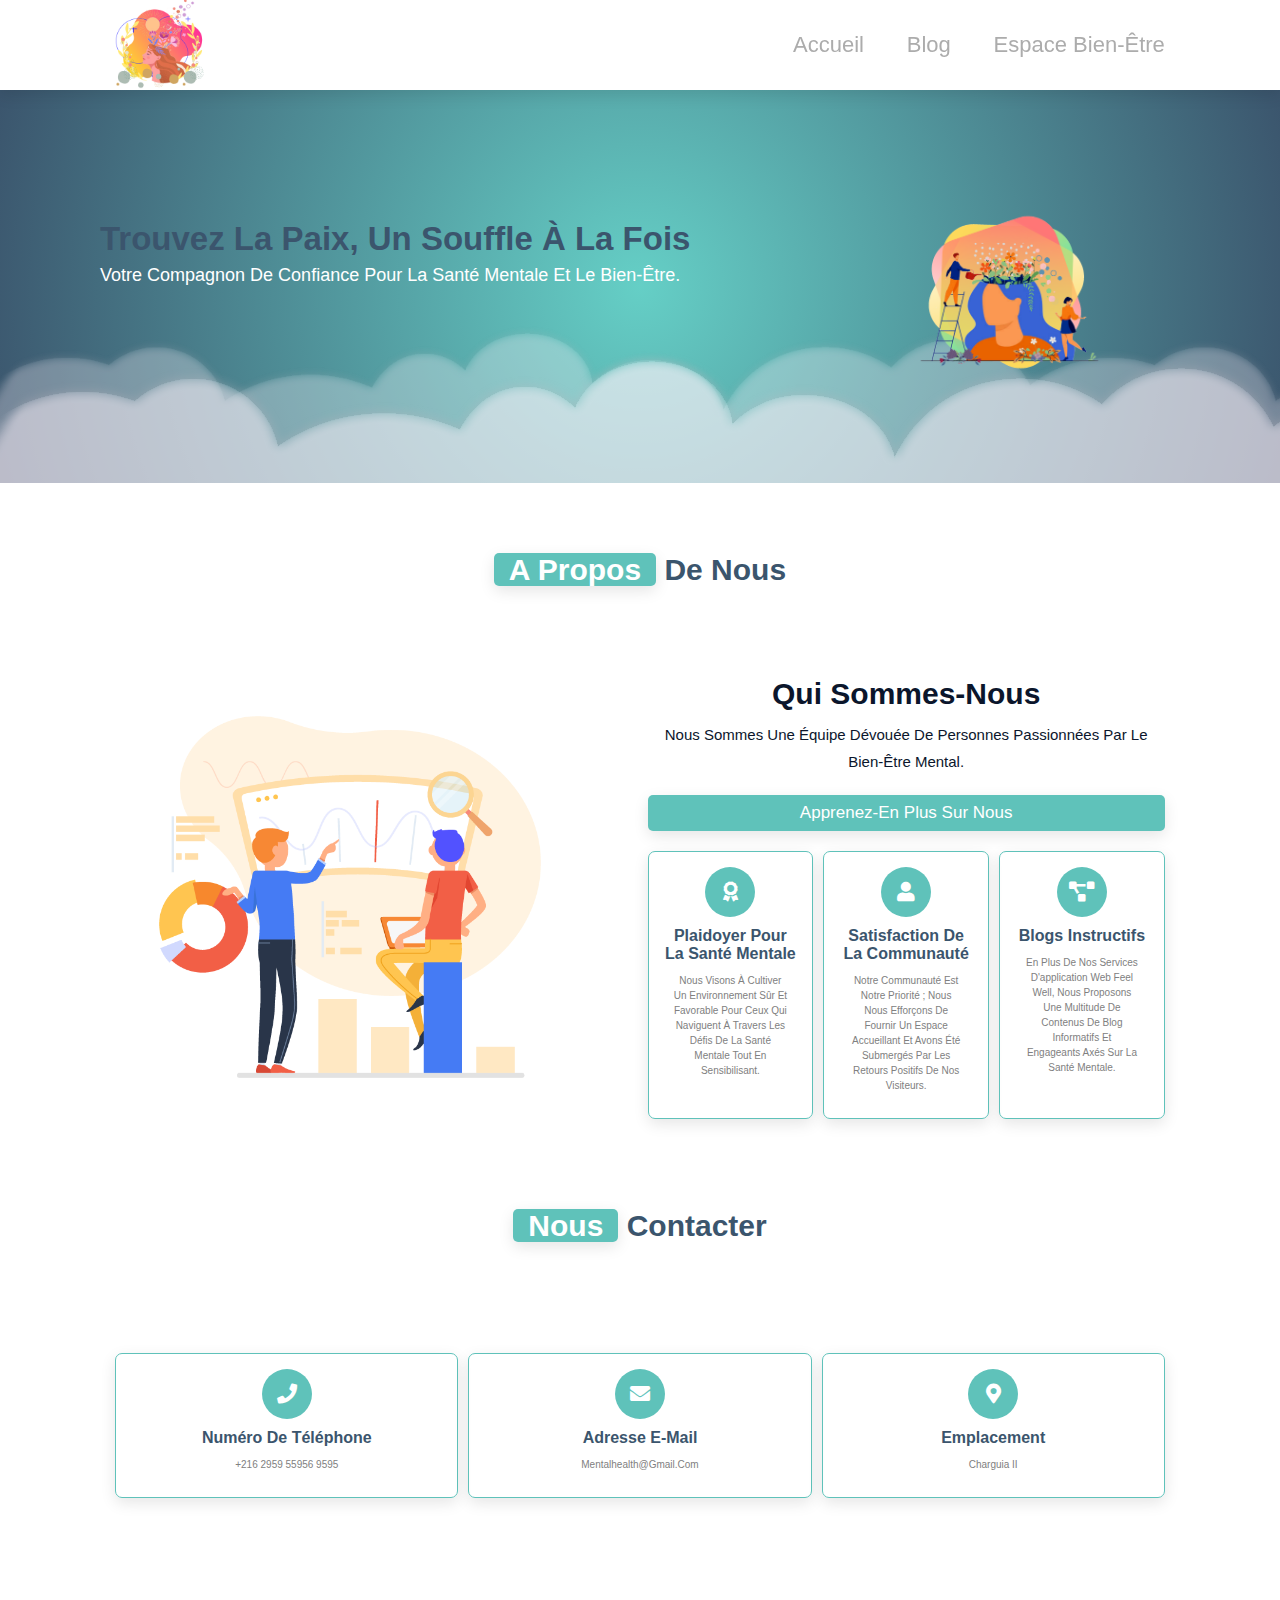
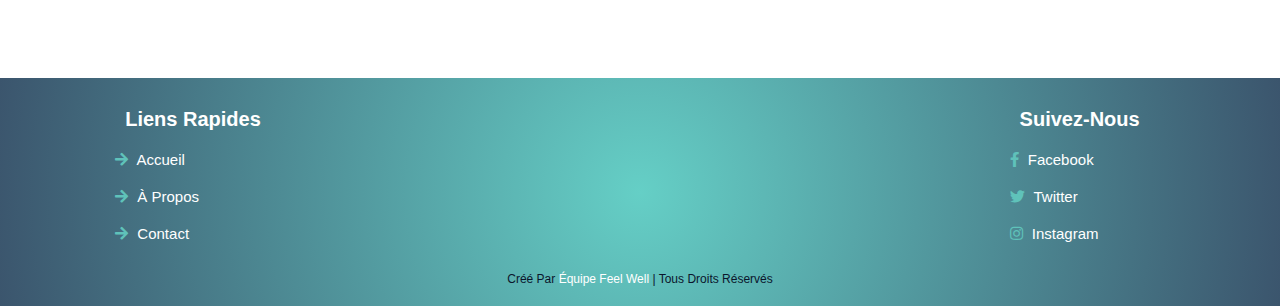
<file: index.html>
<!DOCTYPE html>
<html lang="fr">
<head>
    <meta charset="UTF-8">
    <meta name="viewport" content="width=device-width, initial-scale=1.0">
    <title>MentalRock</title>
    <link rel="stylesheet" href="https://cdnjs.cloudflare.com/ajax/libs/font-awesome/5.15.4/css/all.min.css">
    <link rel="stylesheet" href="css/styles.css">
</head>
<body>
    <header class="header" id="header">
    
        <a href="index.html" class="logo"><img src="images/logo.png" width="90px" alt="Logo de MentalRock"></a>
    
        <nav class="navbar">
            <a href="index.html">Accueil</a>
            <a href="blog.html">Blog</a>
            <a href="happyspace.html">Espace Bien-être</a>
    
        </nav>
    
        <div id="menu-btn" class="fas fa-bars"></div>
    
    </header>


    <section class="home" id="home">
        <div class="content">
            <h2>Trouvez la paix, un souffle à la fois</h2>
            <p>Votre compagnon de confiance pour la santé mentale et le bien-être.</p>
        </div>
        <div class="cloud cloud-1"></div>
        <div class="cloud cloud-2"></div>
        <div class="image">
            <img src="images/welcome.png" alt="Bienvenue chez MentalRock">
        </div>
    </section>

        
<section class="about" id="about">

    <h1 class="heading"> <span>A propos</span>  de nous </h1>
    
    <div class="row">

        <div class="image">
            <img src="images/about-img.png" alt="Équipe de MentalRock" >
        </div>

        <div class="content" >
            <h2 class="title">Qui sommes-nous</h2>
            <p>Nous sommes une équipe dévouée de personnes passionnées par le bien-être mental.</p>
            <a href="Moreaboutus.html" class="btn">Apprenez-en plus sur nous</a>
            <div class="icons-container">
                <div class="icons">
                    <a href="happyspace.html"><i class="fas fa-award"></i></a>
                    <h3>Plaidoyer pour la santé mentale</h3>
                    <p>Nous visons à cultiver un environnement sûr et favorable pour ceux qui naviguent à travers les défis de la santé mentale tout en sensibilisant.</p>
                </div>
                <div class="icons">
                    <a href="blog.html"><i class="fas fa-user"></i></a>
                    <h3>Satisfaction de la communauté</h3>
                    <p>Notre communauté est notre priorité ; nous nous efforçons de fournir un espace accueillant et avons été submergés par les retours positifs de nos visiteurs.</p>
                </div>
                <div class="icons">
                    <a href="blog.html"><i class="fas fa-project-diagram"></i></a>
                    <h3>Blogs instructifs</h3>
                    <p>En plus de nos services d'application Web Feel Well, nous proposons une multitude de contenus de blog informatifs et engageants axés sur la santé mentale.</p>
                </div>
            </div>
        </div>

    </div>

</section>
<section class="about" id="contact">

    <h1 class="heading"> <span>Nous</span> contacter </h1>
    
    <div class="row">

        <div class="content">
            <div class="icons-container" >
                <div class="icons" >
                    <a ><i class="fas fa-phone"></i></a>
                    <h3>Numéro de téléphone</h3>
                    <p>+216 2959 55956 9595</p>
                </div>
                <div class="icons">
                    <a ><i class="fas fa-envelope"></i></a>
                    <h3>Adresse e-mail</h3>
                    <p>mentalhealth@gmail.com</p>
                </div>
                <div class="icons">
                    <a ><i class="fas fa-map-marker-alt"></i></a>
                    <h3>Emplacement</h3>
                    <p>Charguia II</p>
                </div>
            </div>
        </div>

    </div>

</section>

<section class="footer">

    <div class="box-container">
        

        <div class="box" style="padding-left: 0%;">
            <h3>Liens rapides</h3>
            <a href="#home"> <i class="fas fa-arrow-right"></i> Accueil </a>
            <a href="#about"> <i class="fas fa-arrow-right"></i> À propos </a>
            <a href="#contact"> <i class="fas fa-arrow-right"></i> Contact </a>
        </div>

        <div class="box" style="padding-left: 70%;">
            <h3>Suivez-nous</h3>
            <a href="#"> <i class="fab fa-facebook-f"></i> Facebook </a>
            <a href="#"> <i class="fab fa-twitter"></i> Twitter </a>
            <a href="#"> <i class="fab fa-instagram"></i> Instagram </a>
        </div>

    </div>

    <div class="credit">Créé par <span>Équipe Feel Well</span> | Tous droits réservés</div>

</section>


<script src="js/script.js"></script>

</body>
</html>
</file>
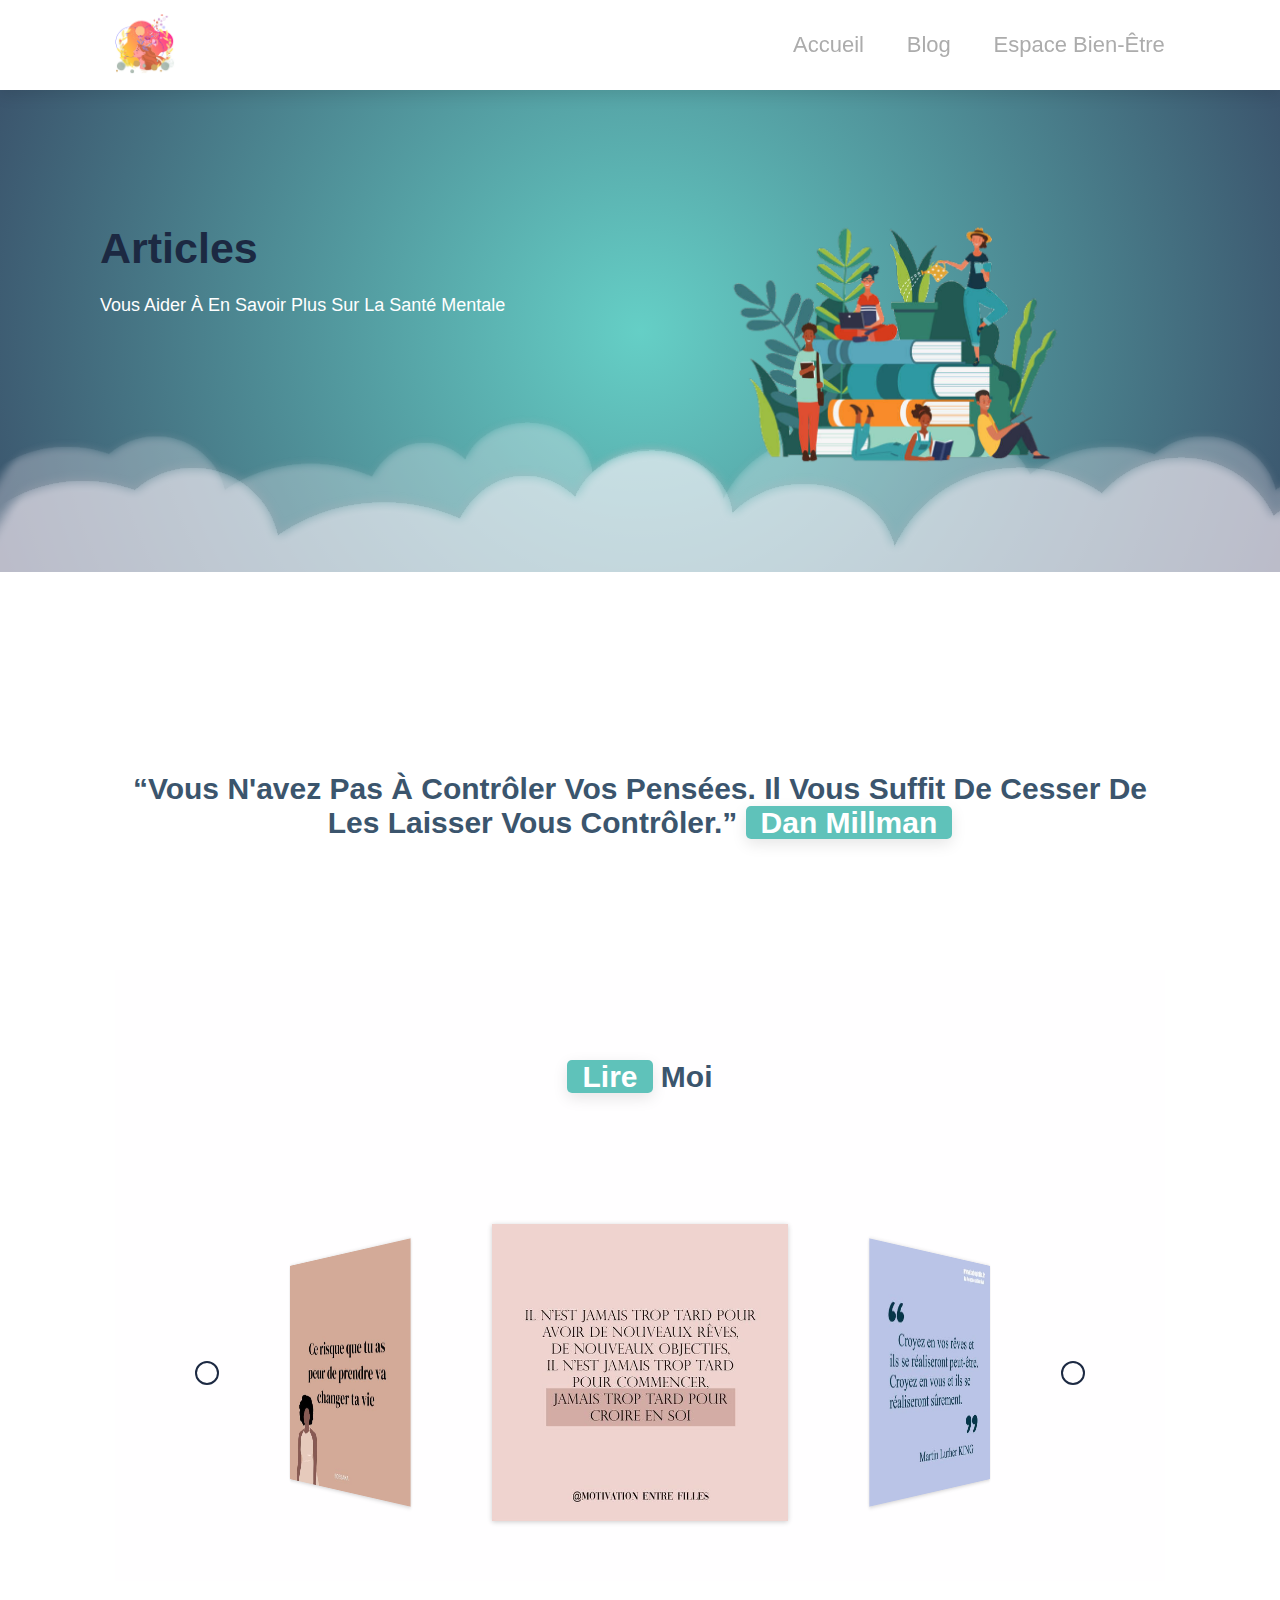
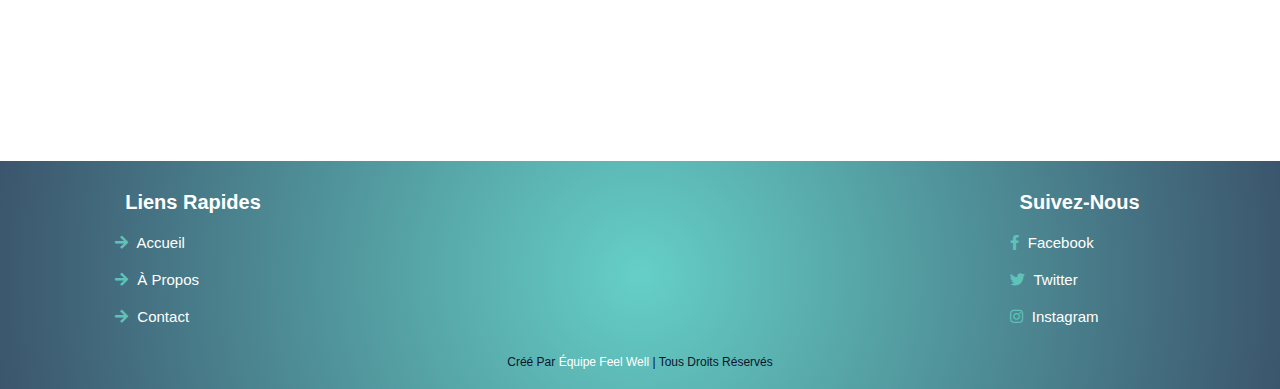
<file: blog.html>
<!DOCTYPE html>
<html lang="fr">
<head>
    <meta charset="UTF-8">
    <meta http-equiv="X-UA-Compatible" content="IE=edge">
    <meta name="viewport" content="width=device-width, initial-scale=1.0">
    <title>Articles Feel Well</title>

    <link rel="stylesheet" href="https://cdnjs.cloudflare.com/ajax/libs/font-awesome/5.15.4/css/all.min.css">
    <link href="css/styles.css" rel="stylesheet">
    <link href="css/blog.css" rel="stylesheet">
</head>
<body>
    <header class="header">
        <a href="index.html" class="logo"><img src="images/logo.png" width="60" alt="Logo"></a>
        <nav class="navbar">
            <a href="index.html">Accueil</a>
            <a href="blog.html">Blog</a>
            <a href="happyspace.html">Espace Bien-être</a>
        </nav>
        <div id="menu-btn" class="fas fa-bars"></div>
    </header>

    <section class="home" id="home">
        <div class="content">
            <h3>Articles</h3>
            <p>Vous aider à en savoir plus sur la santé mentale</p>
        </div>
        <div class="cloud cloud-1"></div>
        <div class="cloud cloud-2"></div>
        <div class="image">
            <img src="images/blog.png" alt="Image de l'article">
        </div>
    </section>

    <section class="quotes">
        <div class="write">
            <h3 class="heading">“Vous n'avez pas à contrôler vos pensées. Il vous suffit de cesser de les laisser vous contrôler.” <span >Dan Millman</span></h3>
        </div>
    </section>

    <section class="blog">
        <div class="wrapper">
            <div class="top-title">
                <h4 class="heading"><span>Lire</span> Moi</h4>
            </div>
            <div class="slider-wrapper">
                <div id="button-left" class="button no-select"><i class="material-icons"></i></div>
                <div class="slider">
                    <img src="images/1.jpg" width="320" height="568" onclick="window.open('https://www.emotions360.com/post/lacher-prise-des-choses-hors-de-mon-controle', '_blank')" />
                    <img src="images/2.jpg" width="320" height="568" onclick="window.open('https://effet-a.com/conseils/5-questions-pour-surmonter-la-peur-de-prendre-des-risques/', '_blank')" /> 
                    <img src="images/3.jpg" width="320" height="568" onclick="window.open('https://www.francebleu.fr/emissions/c-est-la-vie/il-n-est-jamais-trop-tard-pour-realiser-ses-reves-7432655', '_blank')" />
                    <img src="images/4.jpg" width="320" height="568" onclick="window.open('https://www.outrospection.lu/blog/citations/citation-29/', '_blank')" />
                    <img src="images/5.jpg" width="320" height="568" onclick="window.open('https://www.dicocitations.com/citation.php?mot=le_temps_perdu_ne_se_rattrape_jamais', '_blank')" /> 
                </div>
                
                
                <div id="button-right" class="button no-select"><i class="material-icons"></i></div>
            </div>
        </div>
    </section>

    <section class="footer">

        <div class="box-container">
            
    
            <div class="box" style="padding-left: 0%;">
                <h3>Liens rapides</h3>
                <a href="#home"> <i class="fas fa-arrow-right"></i> accueil </a>
                <a href="index.html#about"> <i class="fas fa-arrow-right"></i> à propos </a>
                <a href="index.html#contact"> <i class="fas fa-arrow-right"></i> contact </a>
            </div>
    
            <div class="box" style="padding-left: 70%;">
                <h3>Suivez-nous</h3>
                <a href="#"> <i class="fab fa-facebook-f"></i> facebook </a>
                <a href="#"> <i class="fab fa-twitter"></i> twitter </a>
                <a href="#"> <i class="fab fa-instagram"></i> instagram </a>
            </div>
    
        </div>
    
        <div class="credit">Créé par <span>Équipe Feel Well 
            </span> | Tous droits réservés</div>
    
    </section>
   

    <script src="js/script.js"></script>
    <script src="https://ajax.googleapis.com/ajax/libs/jquery/2.2.4/jquery.min.js"></script>
    <script>window.jQuery || document.write('<script src="assets/js/vendor/jquery-2.2.4.min.js"><\/script>')</script>
    <script src="js/script.js"></script>
    <script src="js/blogs.js"></script>

</body>
</html>
</file>
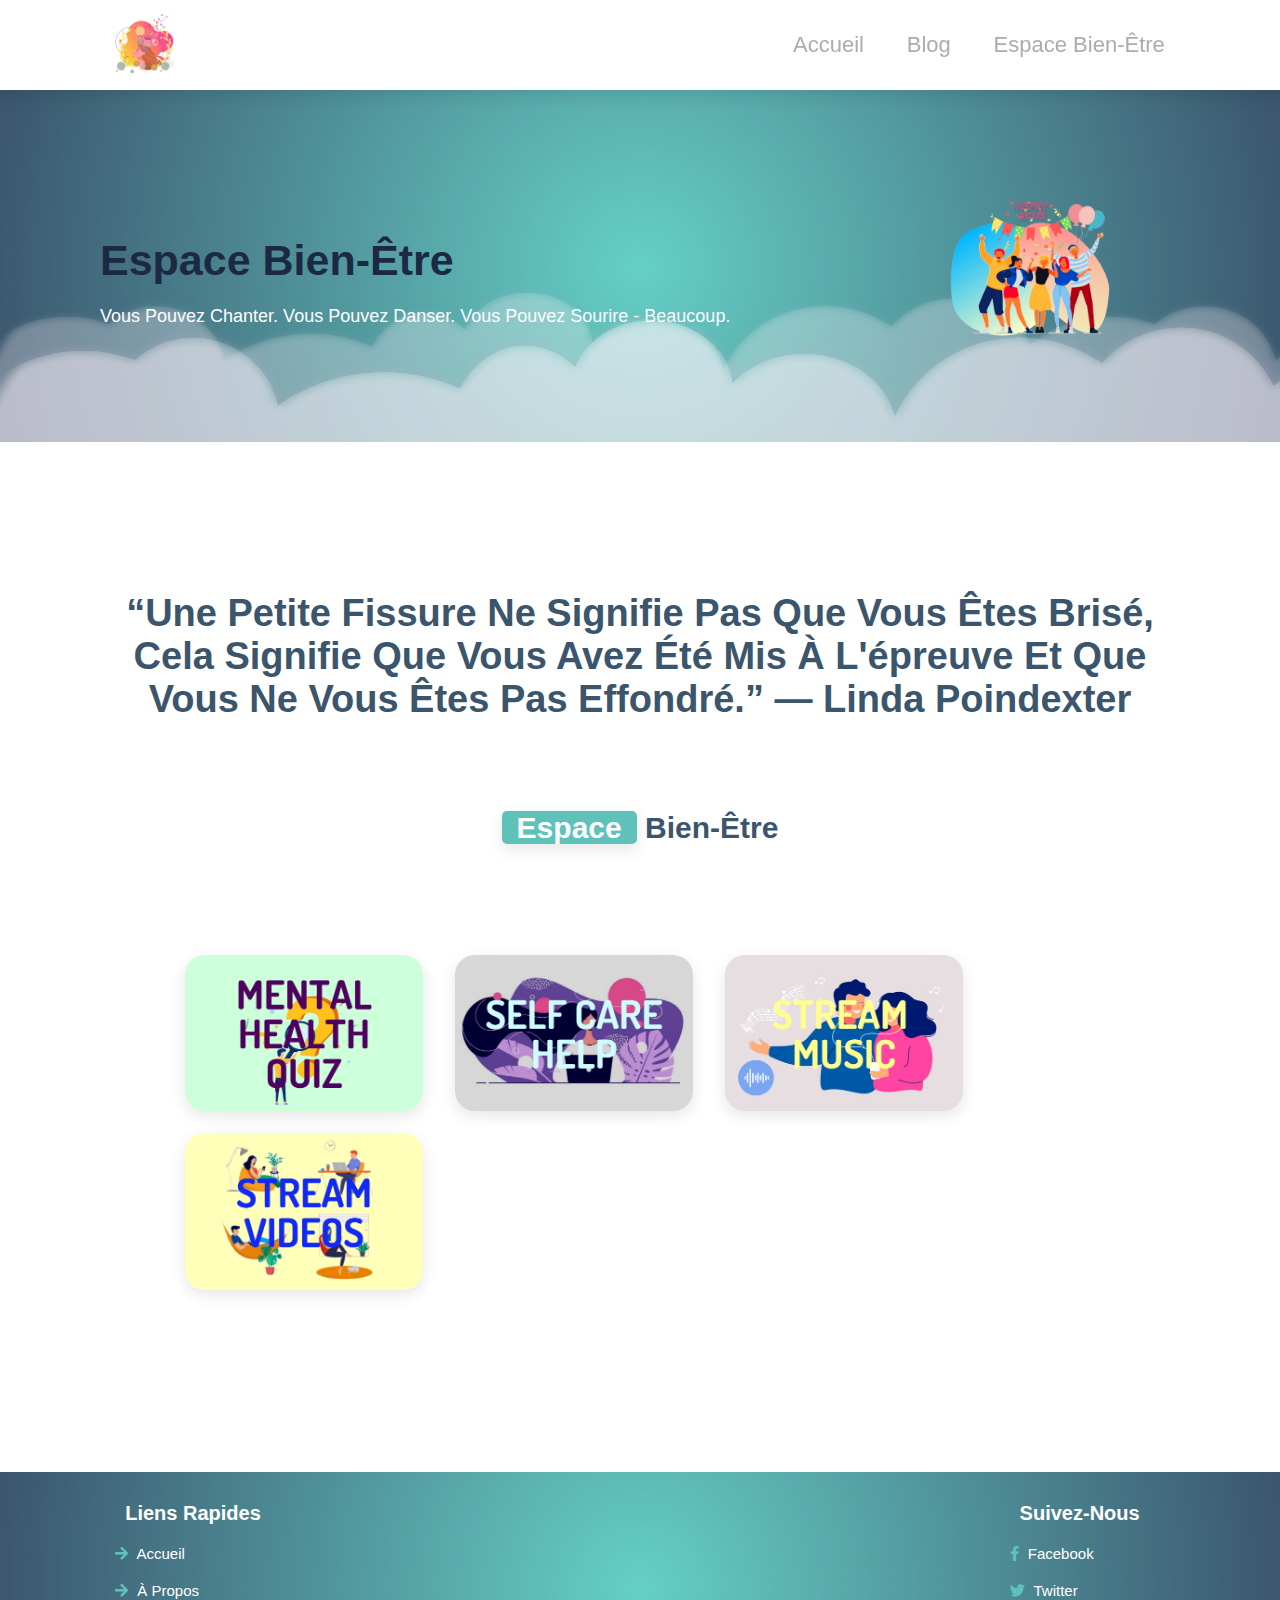
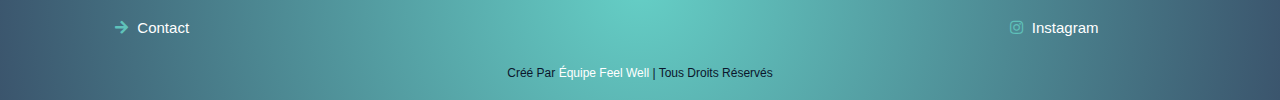
<file: happyspace.html>
<!DOCTYPE html>
<html lang="fr">
<head>
    <meta charset="UTF-8">
    <meta http-equiv="X-UA-Compatible" content="IE=edge">
    <meta name="viewport" content="width=device-width, initial-scale=1.0">
    <title>Articles Feel Well</title>
   
    <link rel="stylesheet" href="https://cdnjs.cloudflare.com/ajax/libs/font-awesome/5.15.4/css/all.min.css">
    <link rel="preconnect" href="https://fonts.googleapis.com">
    <link rel="preconnect" href="https://fonts.gstatic.com" crossorigin>
    <link href="https://fonts.googleapis.com/css2?family=Merriweather:ital,wght@0,300;0,400;0,700;0,900;1,300;1,400;1,700;1,900&display=swap" rel="stylesheet">
    <link href="css/styles.css" rel="stylesheet">

</head>
<body>
    <header class="header">
    
        <a href="index.html" class="logo"><img src="images/logo.png" width= 60px></a>
    
        <nav class="navbar">
            <a href="index.html">accueil</a>
            <a href="blog.html">blog</a>
            <a href="happyspace.html">Espace Bien-être</a>
        </nav>
    
        <div id="menu-btn" class="fas fa-bars"></div>
    
    </header>

    <section class="home" id="home">

        <div class="content">
            <h3>Espace Bien-être</h3>
            <p>Vous pouvez chanter. Vous pouvez danser. Vous pouvez sourire - beaucoup.</p>
        </div>
            </div>
            <div class="cloud cloud-1"></div>
            <div class="cloud cloud-2"></div>
            <div class="image">
                <img src="images/happy home.png" alt="">
            </div>
        
    
    </section>

    <section class="quotes" >

        <div class="write">
            <h1>“Une petite fissure ne signifie pas que vous êtes brisé, cela signifie que vous avez été mis à l'épreuve et que vous ne vous êtes pas effondré.” —<span class="p-colour"> Linda Poindexter</span> </h1>
        </div>
    </section>

    <section class="space" id="space">

        <h1 class="heading"> <span>Espace</span> Bien-être </h1>
    
        <div class="icons-container">
            <div class="icons">
                <a  href="quiz.html"><img src="images/quiz-img.png" alt="" ></a>
            </div>
            <div class="icons">
                <a  href="self-quiz.html"><img src="images/self-img.png" alt="" ></a>
            </div>
            <div class="icons">
                <a  href="music.html"><img src="images/music-img.png" alt="" ></a>
            </div>
            <div class="icons">
                <a  href="video.html"><img src="images/video-img.png" alt="" ></a>
            </div>
        </div>
    
    
    </section>

    <section class="footer">

        <div class="box-container">
            
    
            <div class="box" style="padding-left: 0%;">
                <h3>Liens rapides</h3>
                <a href="#home"> <i class="fas fa-arrow-right"></i> accueil </a>
                <a href="index.html#about"> <i class="fas fa-arrow-right"></i> à propos </a>
                 <a href="index.html#contact"> <i class="fas fa-arrow-right"></i> contact </a>
            </div>
    
            <div class="box" style="padding-left: 70%;">
                <h3>Suivez-nous</h3>
                <a href="#"> <i class="fab fa-facebook-f"></i> facebook </a>
                <a href="#"> <i class="fab fa-twitter"></i> twitter </a>
                <a href="#"> <i class="fab fa-instagram"></i> instagram </a>
            </div>
    
        </div>
    
        <div class="credit">Créé par <span>Équipe Feel Well 
            </span> | Tous droits réservés</div>
    
    </section>


    <script src="js/script.js"></script>

</body>
</html>
</file>
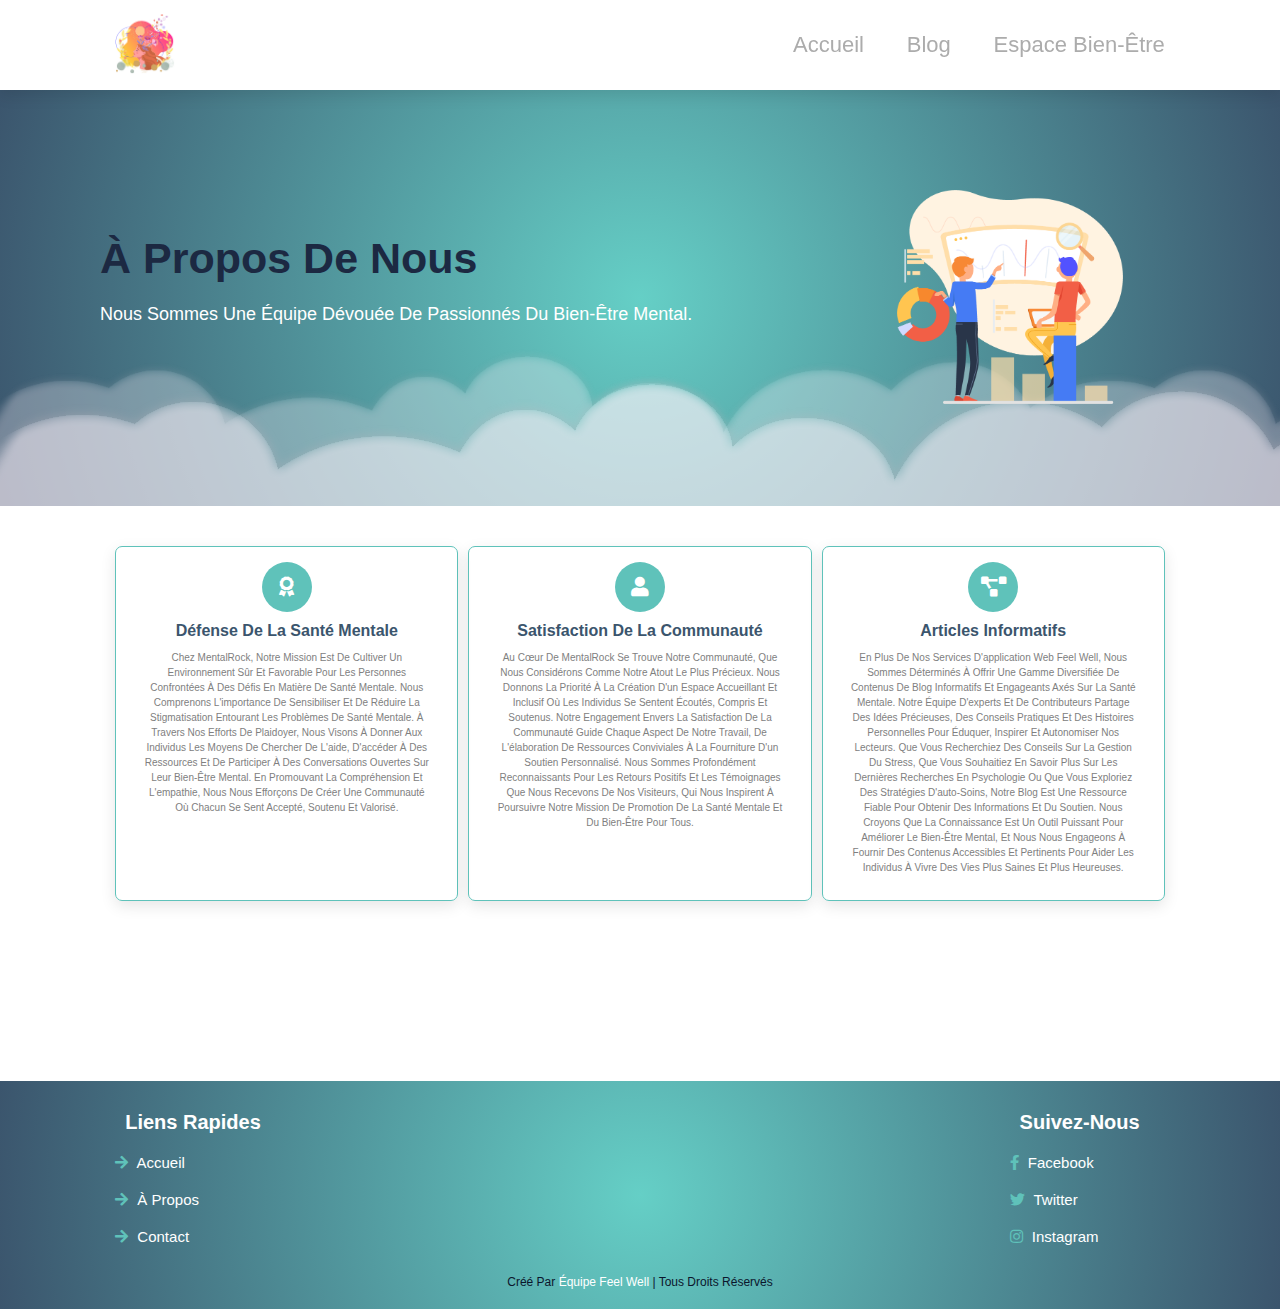
<file: Moreaboutus.html>
<!DOCTYPE html>
<html lang="fr">
<head>
    <meta charset="UTF-8">
    <meta http-equiv="X-UA-Compatible" content="IE=edge">
    <meta name="viewport" content="width=device-width, initial-scale=1.0">
    <title>Articles Feel Well</title>

    <link rel="stylesheet" href="https://cdnjs.cloudflare.com/ajax/libs/font-awesome/5.15.4/css/all.min.css">

    <link href="css/styles.css" rel="stylesheet">


</head>
<body>
    

<header class="header">
    
    <a href="index.html" class="logo"><img src="images/logo.png" width= 60px></a>

    <nav class="navbar">
        <a href="index.html">accueil</a>
        <a href="blog.html">blog</a>
        <a href="happyspace.html">Espace Bien-être</a>
    </nav>

    <div id="menu-btn" class="fas fa-bars"></div>

</header>

<section class="home" id="home">
    <div class="content">
        <h3>À propos de Nous</h3>

        <p>Nous sommes une équipe dévouée de passionnés du bien-être mental.</p>
    </div>
    <div class="cloud cloud-1"></div>
    <div class="cloud cloud-2"></div>
    <div class="image">
        <img src="images/about-img.png" alt="Image de présentation">
    </div>
</section>

<section class="about" id="about">    
    <div class="row">

        <div class="content" >
            <div class="icons-container">
                <div class="icons">
                    <a href="happyspace.html"><i class="fas fa-award"></i></a>
                    <h3>Défense de la santé mentale</h3>
                    <p>Chez MentalRock, notre mission est de cultiver un environnement sûr et favorable pour les personnes confrontées à des défis en matière de santé mentale. Nous comprenons l'importance de sensibiliser et de réduire la stigmatisation entourant les problèmes de santé mentale. À travers nos efforts de plaidoyer, nous visons à donner aux individus les moyens de chercher de l'aide, d'accéder à des ressources et de participer à des conversations ouvertes sur leur bien-être mental. En promouvant la compréhension et l'empathie, nous nous efforçons de créer une communauté où chacun se sent accepté, soutenu et valorisé.</p>
                </div>
                <div class="icons">
                    <a href="blog.html"><i class="fas fa-user"></i></a>
                    <h3>Satisfaction de la communauté</h3>
                    <p>Au cœur de MentalRock se trouve notre communauté, que nous considérons comme notre atout le plus précieux. Nous donnons la priorité à la création d'un espace accueillant et inclusif où les individus se sentent écoutés, compris et soutenus. Notre engagement envers la satisfaction de la communauté guide chaque aspect de notre travail, de l'élaboration de ressources conviviales à la fourniture d'un soutien personnalisé. Nous sommes profondément reconnaissants pour les retours positifs et les témoignages que nous recevons de nos visiteurs, qui nous inspirent à poursuivre notre mission de promotion de la santé mentale et du bien-être pour tous.</p>
                </div>
                <div class="icons">
                    <a href="blog.html"><i class="fas fa-project-diagram"></i></a>
                    <h3>Articles informatifs</h3>
                    <p>En plus de nos services d'application web Feel Well, nous sommes déterminés à offrir une gamme diversifiée de contenus de blog informatifs et engageants axés sur la santé mentale. Notre équipe d'experts et de contributeurs partage des idées précieuses, des conseils pratiques et des histoires personnelles pour éduquer, inspirer et autonomiser nos lecteurs. Que vous recherchiez des conseils sur la gestion du stress, que vous souhaitiez en savoir plus sur les dernières recherches en psychologie ou que vous exploriez des stratégies d'auto-soins, notre blog est une ressource fiable pour obtenir des informations et du soutien. Nous croyons que la connaissance est un outil puissant pour améliorer le bien-être mental, et nous nous engageons à fournir des contenus accessibles et pertinents pour aider les individus à vivre des vies plus saines et plus heureuses.</p>
                </div>
            </div>
            
            </div>
        </div>
    </div>

</section>


<section class="footer">

    <div class="box-container">
        

        <div class="box" style="padding-left: 0%;">
            <h3>Liens rapides</h3>
            <a href="#home"> <i class="fas fa-arrow-right"></i> accueil </a>
            <a href="index.html#about"> <i class="fas fa-arrow-right"></i> à propos </a>
            <a href="index.html#contact"> <i class="fas fa-arrow-right"></i> contact </a>
        </div>

        <div class="box" style="padding-left: 70%;">
            <h3>Suivez-nous</h3>
            <a href="#"> <i class="fab fa-facebook-f"></i> facebook </a>
            <a href="#"> <i class="fab fa-twitter"></i> twitter </a>
            <a href="#"> <i class="fab fa-instagram"></i> instagram </a>
        </div>

    </div>

    <div class="credit">Créé par <span>Équipe Feel Well 
        </span> | Tous droits réservés</div>

</section>


<script src="js/script.js"></script>



</body>
</html>
</file>
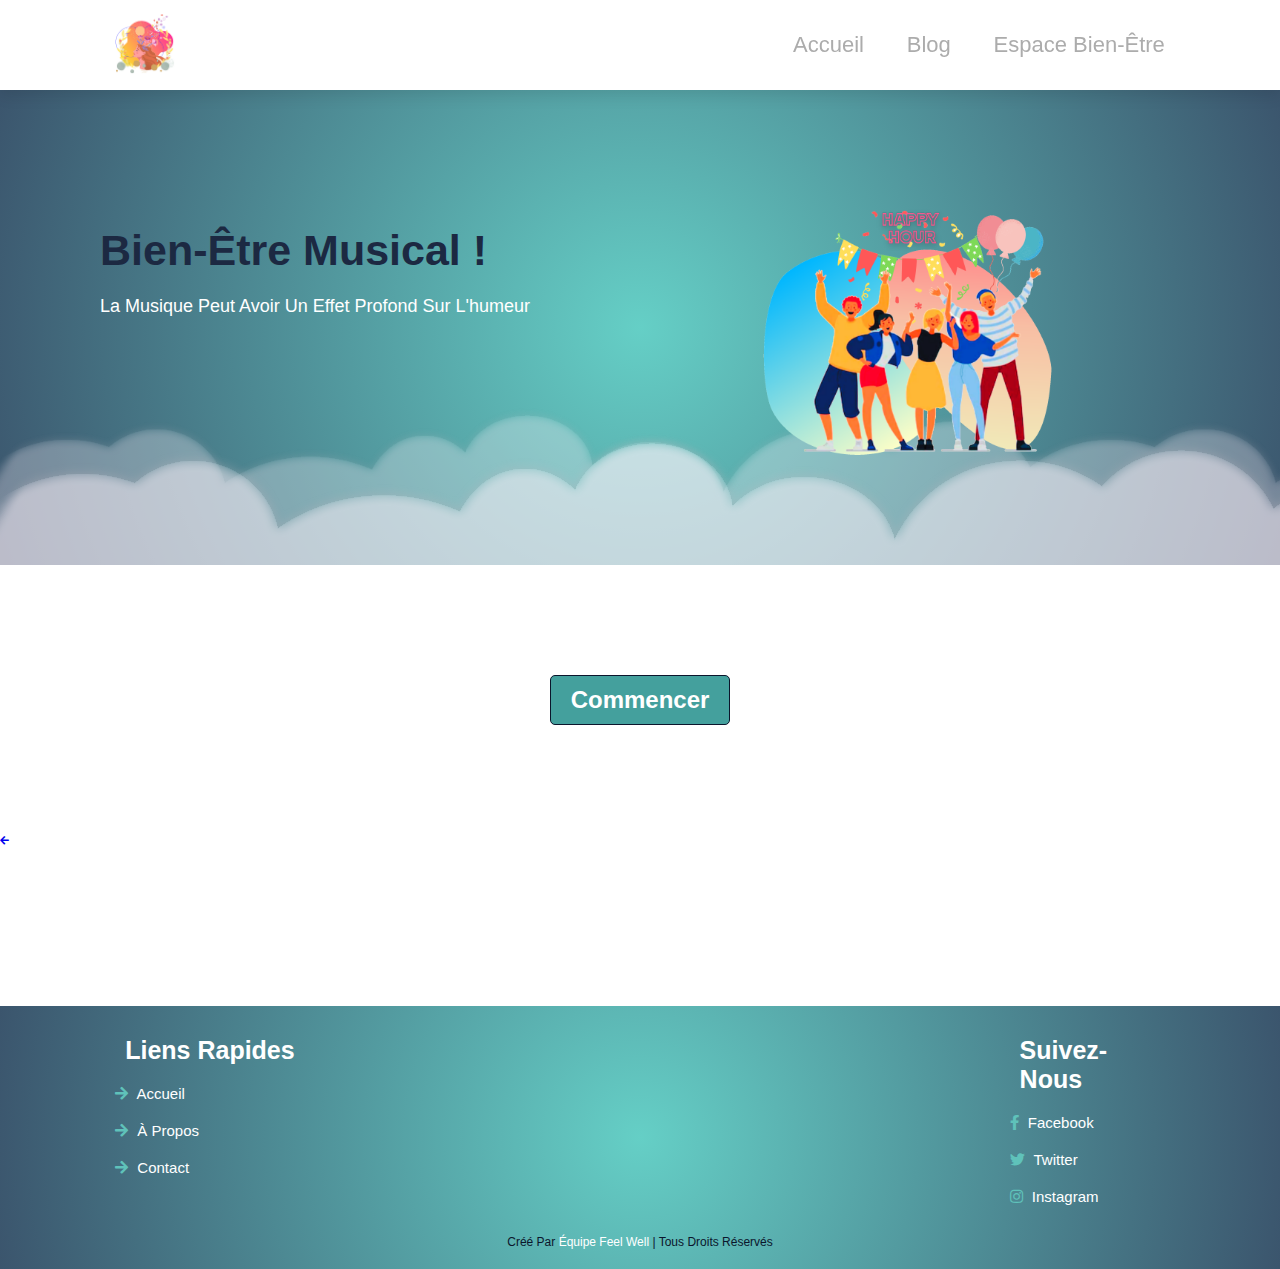
<file: quiz.html>
<!DOCTYPE html>
<html lang="fr">
<head>
  <meta charset="UTF-8">
  <meta name="viewport" content="width=device-width, initial-scale=1.0">
  <meta http-equiv="X-UA-Compatible" content="ie=edge">
  <link rel="stylesheet" href="https://cdnjs.cloudflare.com/ajax/libs/font-awesome/5.15.4/css/all.min.css">
  <link href="css/quiz.css" rel="stylesheet">
  <script defer src="js/quiz.js"></script>
  <title>Quiz sur la santé mentale</title>
</head>
<body>

    <header class="header">
    
        <a href="index.html" class="logo"><img src="images/logo.png" width= 60px></a>
    
        <nav class="navbar">
            <a href="index.html">accueil</a>
            <a href="blog.html">blog</a>
            <a href="happyspace.html">Espace Bien-être</a>
        </nav>
    
        <div id="menu-btn" class="fas fa-bars"></div>
    
    </header>
    
    <section class="home" id="home">
        <div class="content">
            <h3>Bien-être Musical !</h3>
            <p>La musique peut avoir un effet profond sur l'humeur</p>
        </div>
        <div class="cloud cloud-1"></div>
        <div class="cloud cloud-2"></div>
        <div class="image">
            <img src="images/happy home copy.png" alt="Image de la musique">
        </div>
    </section>



<div class="container">
  <div id="question-container" class="hide">
    <div id="question">Question</div>
    <div id="answer-buttons" class="btn-grid">
      <button class="btn">Réponse 1</button>
      <button class="btn">Réponse 2</button>
      <button class="btn">Réponse 3</button>
      <button class="btn">Réponse 4</button>
      <button class="btn">Réponse 5</button>
      <button class="btn">Réponse 6</button>
    </div>
  </div>
  <div class="controls">
    <button id="start-btn" class="start-btn btn">Commencer</button>
    <button id="next-btn" class="next-btn btn hide">Suivant</button>
    <a href="happyspace.html" ><button id="back-btn" class="back-btn btn hide">Retour</button></a>
  </div>
</div>

<a class="return" href="happyspace.html#space"><i class="fas fa-arrow-left"></i></a>

<section class="footer">

    <div class="box-container">
        

        <div class="box" style="padding-left: 0%;">
            <h3>Liens rapides</h3>
            <a href="#home"> <i class="fas fa-arrow-right"></i> accueil </a>
            <a href="index.html#about"> <i class="fas fa-arrow-right"></i> à propos </a>
            <a href="index.html#contact"> <i class="fas fa-arrow-right"></i> contact </a>
        </div>

        <div class="box" style="padding-left: 70%;">
            <h3>Suivez-nous</h3>
            <a href="#"> <i class="fab fa-facebook-f"></i> facebook </a>
            <a href="#"> <i class="fab fa-twitter"></i> twitter </a>
            <a href="#"> <i class="fab fa-instagram"></i> instagram </a>
        </div>

    </div>

    <div class="credit">Créé par <span>Équipe Feel Well</span> | Tous droits réservés</div>

</section>

<script src="js/script.js"></script>


</body>
</html>
</file>
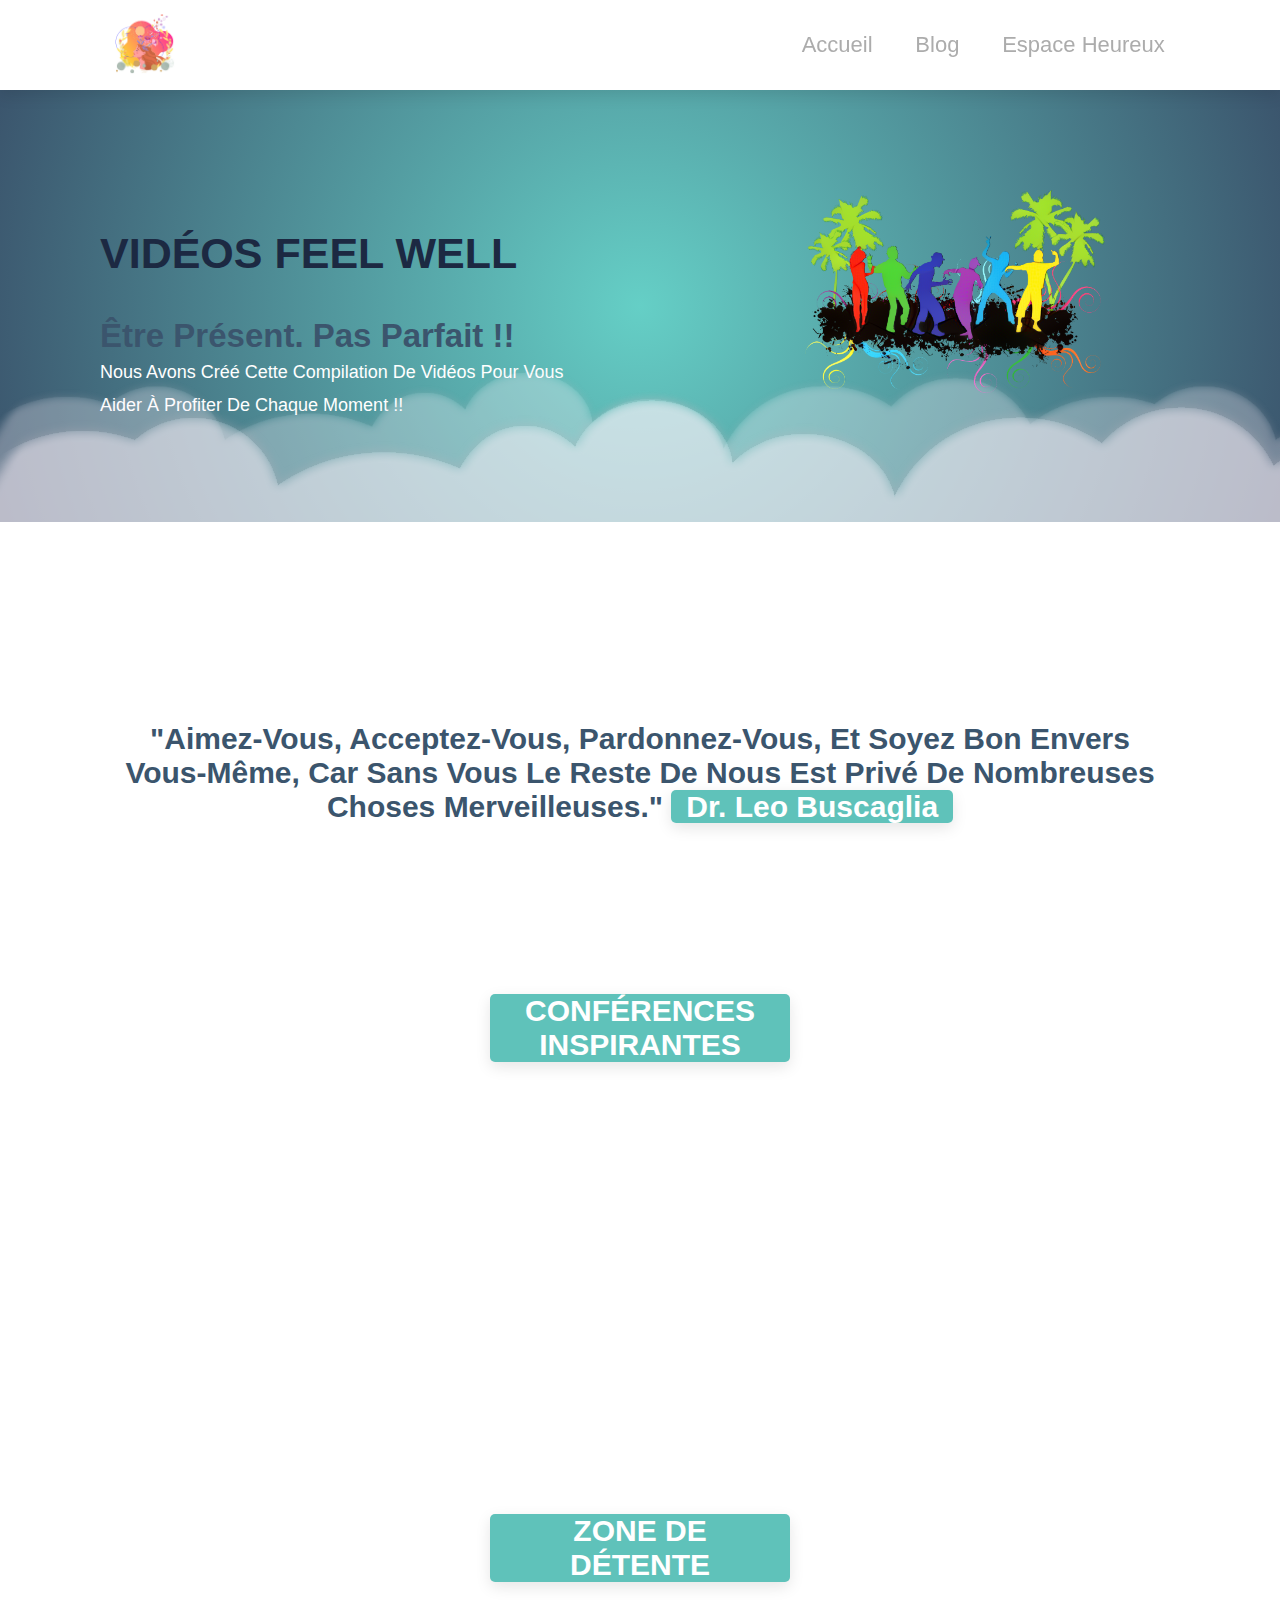
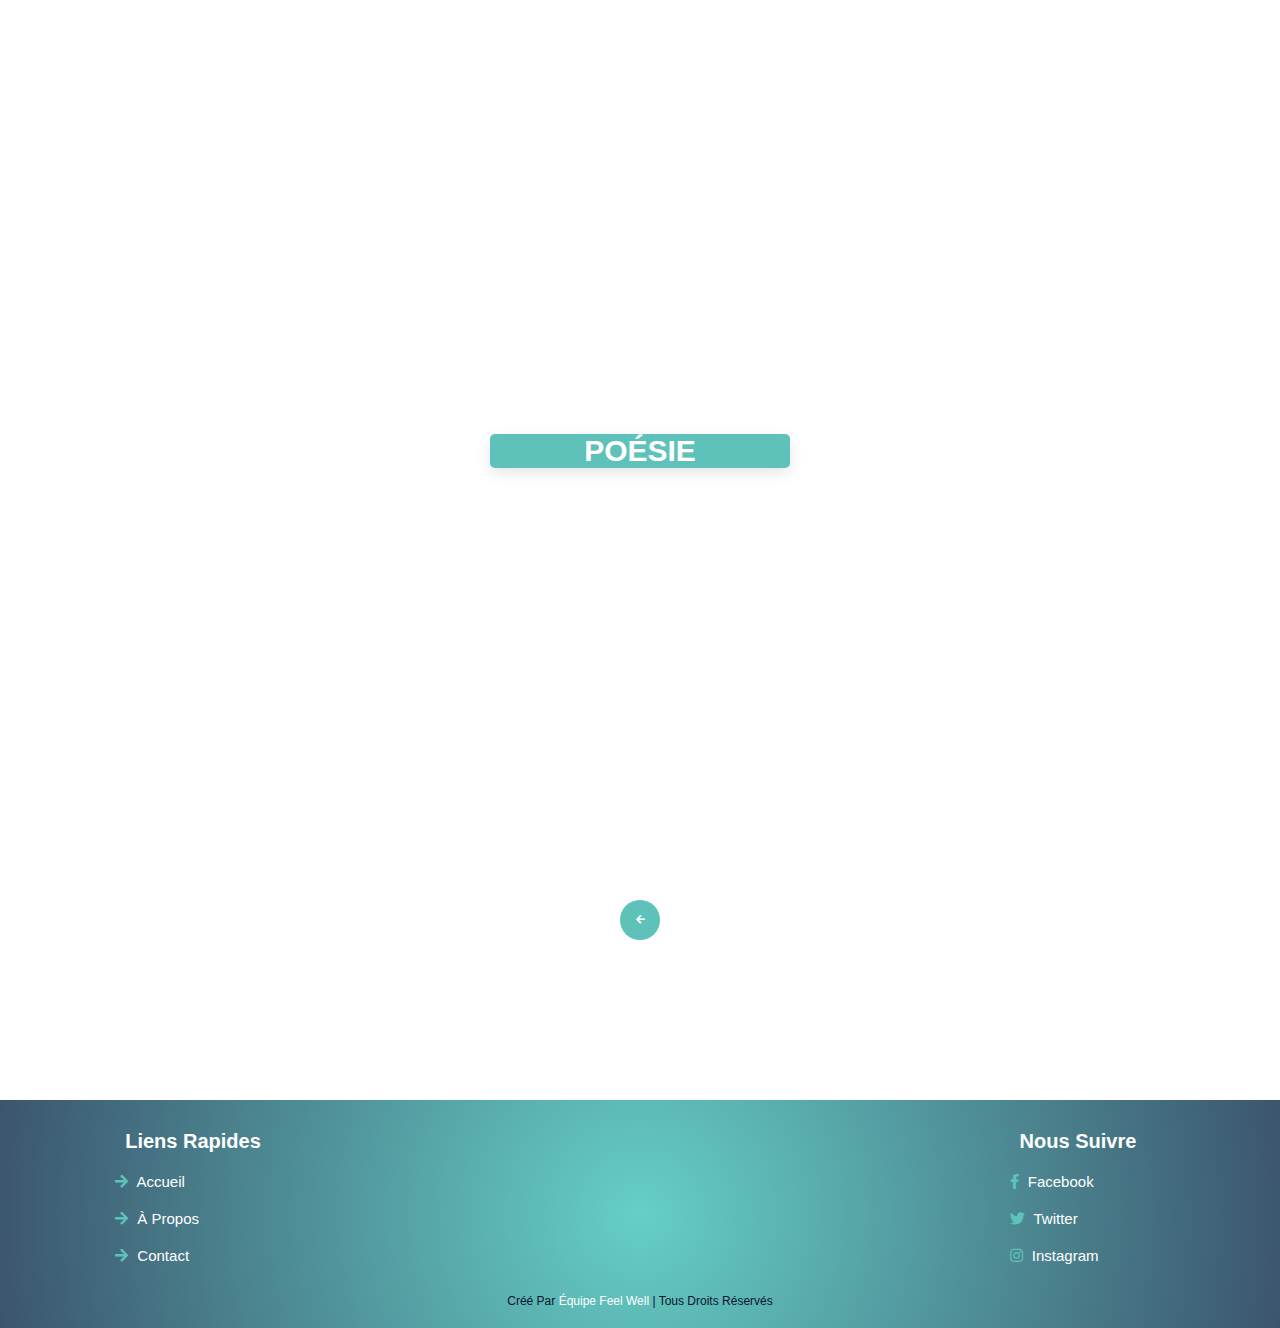
<file: video.html>
<!DOCTYPE html>
<html lang="fr">

<head>
    <meta charset="UTF-8">
    <meta http-equiv="X-UA-Compatible" content="IE=edge">
    <meta name="viewport" content="width=device-width, initial-scale=1.0">
    <title>Vidéos Feel Well</title>

    <link rel="stylesheet" href="https://cdnjs.cloudflare.com/ajax/libs/font-awesome/5.15.4/css/all.min.css">

    <link rel="stylesheet" href="css/styles.css">


</head>
<body>
    <header class="header">
        <a href="index.html" class="logo"><img src="images/logo.png" width= 60px></a>
        <nav class="navbar">
            <a href="index.html">accueil</a>
            <a href="blog.html">blog</a>
            <a href="happyspace.html">Espace heureux</a>
        </nav>  
        <div id="menu-btn" class="fas fa-bars"></div>
    
    </header>

    <section class="home" id="home">

        <div class="content">
            <h3 >VIDÉOS FEEL WELL</h3>
            <h2>Être présent. Pas parfait !!</h2>
            <div class="parag"><p>Nous avons créé cette compilation de vidéos pour vous aider à profiter de chaque moment !!</p></div>
        </div>
        <div class="cloud cloud-1"></div>
        <div class="cloud cloud-2"></div>

        <div class="image">
            <img src="images/final.png" alt="Être présent dans le moment" width= 60px>
        </div>

    </section>

    <section class="quotes">

        <div class="write">
            <h1 class="heading">"Aimez-vous, acceptez-vous, pardonnez-vous, et soyez bon envers vous-même, car sans vous le reste de nous est privé de nombreuses choses merveilleuses." <span >Dr. Leo Buscaglia</span>
            </h1>
        </div>
    </section>

    <section class="videos">
        <div class="sect" >
            <div class="titl"><h3>CONFÉRENCES INSPIRANTES</h3></div>
            
            
            <iframe class="video" width="500" height="315" src="https://www.youtube.com/embed/wug9n5Atk8c?start=10" title="Lecteur vidéo YouTube" frameborder="0" allow="accelerometer; autoplay; clipboard-write; encrypted-media; gyroscope; picture-in-picture" allowfullscreen></iframe>
            <iframe class="video" width="500" height="315" src="https://www.youtube.com/embed/rmeGVhhbGrM" title="Lecteur vidéo YouTube" frameborder="0" allow="accelerometer; autoplay; clipboard-write; encrypted-media; gyroscope; picture-in-picture" allowfullscreen></iframe>
            <iframe class="video" width="500" height="315" src="https://www.youtube.com/embed/5MgBikgcWnY?start=10" title="Lecteur vidéo YouTube" frameborder="0" allow="accelerometer; autoplay; clipboard-write; encrypted-media; gyroscope; picture-in-picture" allowfullscreen></iframe>
            <iframe class="video" width="500" height="315" src="https://www.youtube.com/embed/BHY0FxzoKZE?start=10" title="Lecteur vidéo YouTube" frameborder="0" allow="accelerometer; autoplay; clipboard-write; encrypted-media; gyroscope; picture-in-picture" allowfullscreen></iframe>
            <iframe class="video" width="500" height="315" src="https://www.youtube.com/embed/vVsXO9brK7M?start=20" title="Lecteur vidéo YouTube" frameborder="0" allow="accelerometer; autoplay; clipboard-write; encrypted-media; gyroscope; picture-in-picture" allowfullscreen></iframe>
            <iframe class="video" width="500" height="315" src="https://www.youtube.com/embed/esPRsT-lmw8?start=20" title="Lecteur vidéo YouTube" frameborder="0" allow="accelerometer; autoplay; clipboard-write; encrypted-media; gyroscope; picture-in-picture" allowfullscreen></iframe>
        </div>
        <div class="sect">
            <div class="titl"><h3>ZONE DE DÉTENTE</h3></div>
            
            <iframe class="video" width="500" height="315" src="https://www.youtube.com/embed/QEWV6fiYaDU?si=eDNZYaCTONLXBoYY" title="Lecteur vidéo YouTube" frameborder="0" allow="accelerometer; autoplay; clipboard-write; encrypted-media; gyroscope; picture-in-picture; web-share" referrerpolicy="strict-origin-when-cross-origin" allowfullscreen></iframe>           
             <iframe class="video" width="500" height="315" src="https://www.youtube.com/embed/CLeZyIID9Bo?si=1xsTAv0zg_6vqOl7"  title="Lecteur vidéo YouTube" frameborder="0" allow="accelerometer; autoplay; clipboard-write; encrypted-media; gyroscope; picture-in-picture" allowfullscreen></iframe>
            <iframe class="video" width="500" height="315" src="https://www.youtube.com/embed/1R47EQrxgfw?si=DJwjTnnqGI5vxm3o" title="Lecteur vidéo YouTube" frameborder="0" allow="accelerometer; autoplay; clipboard-write; encrypted-media; gyroscope; picture-in-picture" allowfullscreen></iframe>
            <iframe class="video" width="500" height="315" src="https://www.youtube.com/embed/MKSX4VoKDiM?si=eNrw3DWfEl_KZkfn" title="Lecteur vidéo YouTube" frameborder="0" allow="accelerometer; autoplay; clipboard-write; encrypted-media; gyroscope; picture-in-picture" allowfullscreen></iframe>
            <iframe class="video" width="500" height="315" src="https://www.youtube.com/embed/BdhGQMDjBSQ?si=E2VMuoTPfGIRqPqE" title="Lecteur vidéo YouTube" frameborder="0" allow="accelerometer; autoplay; clipboard-write; encrypted-media; gyroscope; picture-in-picture;" allowfullscreen></iframe>
            <iframe class="video" width="500" height="315" src="https://www.youtube.com/embed/kyqpSycLASY?si=tJqH666hq80kx1K5" title="Lecteur vidéo YouTube" frameborder="0" allow="accelerometer; autoplay; clipboard-write; encrypted-media; gyroscope; picture-in-picture" allowfullscreen></iframe>
        </div>
        <div class="sect">
            <div class="titl"><h3 >POÉSIE</h3></div>
            
            <iframe class="video" width="500" height="315" src="https://www.youtube.com/embed/6SfPf-_OavY?start=10" title="Lecteur vidéo YouTube" frameborder="0" allow="accelerometer; autoplay; clipboard-write; encrypted-media; gyroscope; picture-in-picture" allowfullscreen></iframe>
            <iframe class="video" width="500" height="315" src="https://www.youtube.com/embed/CaVaF6TkSUU?si=CqwJQxPJtmfo5PiL" title="Lecteur vidéo YouTube" frameborder="0" allow="accelerometer; autoplay; clipboard-write; encrypted-media; gyroscope; picture-in-picture" allowfullscreen></iframe>
            <iframe class="video" width="500" height="315" src="https://www.youtube.com/embed/m5HKMfRzEgM?start=10" title="Lecteur vidéo YouTube" frameborder="0" allow="accelerometer; autoplay; clipboard-write; encrypted-media; gyroscope; picture-in-picture" allowfullscreen></iframe>
            <iframe class="video" width="500" height="315" src="https://www.youtube.com/embed/buKpbm0mLgg?si=erdLhPncqGQ6EzTS" title="Lecteur vidéo YouTube" frameborder="0" allow="accelerometer; autoplay; clipboard-write; encrypted-media; gyroscope; picture-in-picture" allowfullscreen></iframe>
            <iframe class="video" width="500" height="315" src="https://www.youtube.com/embed/8MoyfEFOFRc?si=xVeQP_E41y1JuiDX" title="Lecteur vidéo YouTube" frameborder="0" allow="accelerometer; autoplay; clipboard-write; encrypted-media; gyroscope; picture-in-picture" allowfullscreen></iframe>
            <iframe class="video" width="500" height="315" src="https://www.youtube.com/embed/lfDzSTATGmI?si=o8Qaufh9F2yV8FAW"  title="Lecteur vidéo YouTube" frameborder="0" allow="accelerometer; autoplay; clipboard-write; encrypted-media; gyroscope; picture-in-picture" allowfullscreen></iframe>
            
        </div>
        
    </div>

    </section>
    <a class="return" href="happyspace.html#space"><i class="fas fa-arrow-left"></i></a>

    <section class="footer">

        <div class="box-container">
            
    
            <div class="box" style="padding-left: 0%;">
                <h3>Liens rapides</h3>
                <a href="#home"> <i class="fas fa-arrow-right"></i> accueil </a>
                <a href="index.html#about"> <i class="fas fa-arrow-right"></i> à propos </a>
                 <a href="index.html#contact"> <i class="fas fa-arrow-right"></i> contact </a>
            </div>
    
            <div class="box" style="padding-left: 70%;">
                <h3>Nous suivre</h3>
                <a href="#"> <i class="fab fa-facebook-f"></i> facebook </a>
                <a href="#"> <i class="fab fa-twitter"></i> twitter </a>
                <a href="#"> <i class="fab fa-instagram"></i> instagram </a>
            </div>
    
        </div>
    
        <div class="credit">créé par <span>Équipe Feel Well
            </span> | tous droits réservés</div>
    
    </section>





</body>
</html>
</file>
<file: css/styles.css>
@import url("https://fonts.googleapis.com/css2?family=Merriweather:ital,wght@0,300;0,400;0,700;0,900;1,300;1,400;1,700;1,900&display=swap");

*{
    font-family: 'Merriweat', sans-serif;
    margin:0; padding:0;
    box-sizing: border-box;
    outline: none; border:none;
    text-decoration: none;
    text-transform: capitalize;
    transition: all .3s ease-out;
}

html{
    font-size: 62.5%;
    scroll-behavior: smooth;
    scroll-padding-top: 144px;
    overflow-x: hidden;
}

:root {
    --main-color: #3B556D;
    --secondary-color: #1C2942;
    --black:#0B162C;
    --light-color: #5FC2BA;
    --bg: radial-gradient(circle,#65cfc6  , #3B556D);
    --border: .1rem solid rgba(0, 0, 0, 0.5);
    --box-shadow: 0 .5rem 1.5rem rgba(0, 0, 0, .1);
}

.header{
    position: fixed;
    top:0; left:0; right: 0;
    z-index: 1000;
    background: rgb(255, 255, 255);
    box-shadow: var(--box-shadow);
    height: 90px;
    display: flex;
    align-items: center;
    justify-content: space-between;
    padding:2rem 9%;
}

.header .navbar a{
    font-size: 22px;
    color: rgb(172, 172, 172);
    margin-left: 40px;
}

.header .navbar a:hover{
    color:var(--light-color);
}



#menu-btn{
    cursor: pointer;
    font-size: 2.5rem;
    padding:1rem 1.3rem;
    border-radius: .5rem;
    color: white;
    background: var(--light-color);
    display: none;
}


#menu-btn:hover{
    color: #fff;
    background: var(--main-color);
}
section{
    padding:2rem 9%;
}
.home{
    margin-top: 90px;
    display: flex;
    flex-wrap: wrap;
    gap:1.5rem;
    padding: 10rem;
    background: var(--bg);
    position: relative;
}

.home .content .parag{
    width:500px ;
}

.home .content h3{
    font-size: 43px;
    color:var(--secondary-color);
    line-height: 1.8;
    padding-top: 5%;
}
.home .content h2{
    font-size: 33px;
    color:var(--main-color);
    padding-top: 5%;
}
.home .content p{
    font-size: 18px;
    color:white;
    line-height: 1.8;
    padding:1px 0;
}

.home .image{
    flex:1 1 72px;
    padding-left: 190px;
}

.home .image img{
    width: 80%;
    position:relative;
    object-position: right;
}


.home .cloud{
    position: absolute;
    bottom: 0px; right: 0; left: 0;
    height: 16rem;
    background-size: 250rem 18rem;
    background:url(../images/cloud.png) repeat-x;
    animation: cloud 60s linear infinite;
    opacity: 0.5;
}

@keyframes cloud{
    0%{
        background-position-x: 0rem;
    }
    100%{
        background-position-x: -250rem;
    }
}

.home .cloud-1{
    opacity: 0.3;
    height:18rem;
    background-size: 250rem 20rem;
    animation-direction: reverse;
    animation-duration: 50s;
}



.about .row{
    display: flex;
    align-items: center;
    flex-wrap: wrap;
    gap:1.5rem;
}

.about .row .image{
    flex:1 1 45rem;
    padding: 2rem;
} 

.about .row .image img{
    width: 80%;
    position: relative;
    left: 5%;
}

.about .row .content{
    flex:1 1 45rem;
}

.about .row .content .title{
    font-size:3rem;
    color:var(--black);
    text-align: center;
}

.about .row .content p{
    font-size:1.5rem;
    color:var(--black);
    line-height: 1.8;
    padding: 1rem 0;
    text-align: center;
}



.about .row .content .icons-container .icons{
    flex:1 1 15rem;
    border-radius: .7rem;
    border:var(--border);
    padding:1.5rem;
    text-align: center;
    color:var(--light-color);
    border-color:#5FC2BA ;
    box-shadow: var(--box-shadow);
}


.about .row .content .icons-container .icons:hover {
    transform: scale(1.2);
    background-color: white;
}

.about .row .content .icons-container{
    display: flex;
    flex-wrap: wrap;
    gap:1rem;
    padding-top: 2rem;
}





.about .row .content .icons-container .icons i{
    border-radius: 50%;
    background:#5FC2BA ;
    color:white;
    height: 5rem;
    width: 5rem;
    line-height: 5rem;
    font-size: 2rem;
}
.about .row .content .icons-container .icons i:hover{

    background:var(--main-color) ;
    color:white;
    cursor: pointer;
    transition: .3s ;
    
}

.about .row .content .icons-container .icons h3{
    color:var(--main-color);
    font-size: 1.6rem;
    padding-top: 1rem;
}

.about .row .content .icons-container .icons p{
    font-size:1rem;
    color:gray;
    line-height: 1.5;
    padding: 1rem 1rem;
}

.about{
    background-color: white;
}


.heading{
    margin-top: 50px;
    margin-bottom: 60px;
    text-align: center;
    padding-bottom: 3rem;
    font-size: 3rem;
    color: var(--main-color);
    padding-bottom: 3rem;
}

.heading span{
    color:white;
    border-radius: .5rem;
    background: var(--light-color);
    padding:0 1.5rem;
    box-shadow: var(--box-shadow);
}

.btn{
    margin-top: 1rem;
    padding:.8rem 3rem;
    font-size: 1.7rem;
    cursor: pointer;
    color:rgb(255, 255, 255);
    background:#5FC2BA;
    border-radius: .5rem;
    box-shadow: var(--box-shadow);
    position:relative;
    z-index: 0;
    overflow:hidden;
    display: block;
    text-align: center;
}

.btn::before{
    content: '';
    position: absolute;
    top:0; right:0;
    height: 100%;
    width:0%;
    background:var(--main-color);
    z-index: -1;
    transition: .3s ease-out;
}

.btn:hover::before{
    background:var(--main-color);
    left:0;
    width:100%;
}


.footer{
    background:var(--bg);
    margin-top: 160px;
    
}

.footer .box-container{
    display:grid;
    grid-template-columns: repeat(auto-fit, minmax(23rem, 1fr));
    gap:1.5rem;
    padding-bottom: 0px;
}

.footer .box-container .box h3{
    font-size: 2rem;
    padding:1rem ;
    color:white;
}


.footer .box-container .box a{
    display: block;
    font-size: 1.5rem;
    padding:1rem 0;
    color:white;
}

.footer .box-container .box a i{
    padding-right: .5rem;
    color:var(--light-color);
}

.footer .box-container .box a:hover i{
    padding-right: 2rem;
}

.footer .credit{
    color: var(--black);
    text-align: center;
    margin-top: 0;
    padding-top: 2rem;
    font-size: 1.2rem;
}

.footer .credit span{
    color:white;
}




.space {
    padding: auto;
    display: block;
    margin-left: auto;
    margin-right: auto;
}





.quote{
    background-color: var(--bg);
}
.quotes{
    margin-top: 40px;
}

.write {
    margin-top: 40px;
    text-align: center;
    color:var(--main-color); 
    font-size: 1.9rem;
    padding-top: 5rem;
    font-weight: bolder;
}
.fa-quote-right{
    margin-left: auto;
    font-size: 5rem;
    color:var(--bg);
}

.space .icons-container{
    display: flex;
    flex-wrap: wrap;
    gap:2rem;
    padding-top: 2rem;
    padding-left: 70px;
}


.space .icons-container .icons :hover {
    transform: scale(1.2);
    background-color: white;
}

.space .icons-container .icons img{
    width: 25rem;
    max-width: 95%;
    border-radius: 2rem;
    margin-right: 0rem;
    box-shadow: var(--box-shadow);
}

.space .icons-container .icons h3{
    color:var(--black);
    padding: 1rem 0;
    font-size: 2.5rem;
}

.space .icons-container .icons p{
    color:var(--light-color);
    line-height: 1.8;
    font-size: 1.5rem;
}


/* media queries  */
@media (max-width:991px){

    html{
        font-size: 55%;
    }

    .header{
        padding:2rem;
    }

    section{
        padding:2rem;
    }

}

@media (max-width:768px){

    #menu-btn{
        display: initial;
    }

    .header .navbar{
        position: absolute;
        top:115%; right: 2rem;
        background:rgb(255, 255, 255) !important  ;
        box-shadow: var(--box-shadow);
        border:var(--border);
        border-radius: .5rem;
        width: 30rem;
        transform: scale(0);
        transform-origin: top right;
        opacity: 0;
    }

    .header .navbar.active{        
        transform: scale(1);
        opacity: 1;
    }

    .header .navbar a{
        font-size: 2rem;
        display: block;
        padding:1rem;
        margin: 1rem;
        border-radius: .5rem;
    }

    .header .navbar a:hover{
        background: var(--light-color);
        color: white;
        transition: 0.15s ease-out;
    }

    .home .content{
        padding-top: 30px;
        text-align: left;
    }
    
    .home .image img{
        
        width: 100%;
        
        
    }
    .about .row .content .icons-container{
        flex-direction: column;
    }

}

@media (max-width:450px){

    html{
        font-size: 50%;
    }

}

.videos .sect .titl h3 {
    color: white;
    border-radius: 0.5rem;
    background: var(--light-color);
    padding: 0 1.5rem;
    box-shadow: var(--box-shadow);
    font-size: 3rem;
}

.videos .sect .titl {
    width: 300px;
    text-align: center;
    display: block;
    margin-left: auto;
    margin-right: auto;
    margin-bottom: 40px;
    margin-top: 40px;
}
.video {
    width: 300px;
    height: 144px;
    border-radius: 0.5rem;
    padding: 0 1.5rem;
    margin: 20px;
}
.video:hover{
    transform: scale(1.3);
    background-color: white;

}
.videos{
    text-align: center;
    display: block;
    margin-left: auto;
    margin-right: auto;
}
.container{
    margin-top: 60px;
    text-align: center;
    display: block;
    margin-left: auto;
    margin-right: auto;
}


.return {
    display: block;
    margin-left: auto;
    margin-right: auto;
    width: 40px;
    height: 40px;
    background-color: var(--light-color); 
    border-radius: 50%; 
    text-align: center; 
    line-height: 40px;
    transition: background-color 0.3s, transform 0.3s;
    align-items: center;
}
.return i{
    color: #fff;
}
.return:hover {
    background-color: var(--main-color); 

}
</file>
<file: css/blog.css>
@import url('https://fonts.googleapis.com/css2?family=Nunito:ital,wght@0,200;0,300;0,400;0,600;0,700;1,200;1,300&display=swap');
@import url('https://fonts.googleapis.com/css2?family=Eczar:wght@600&display=swap');
@import url('https://fonts.googleapis.com/css2?family=Eczar:wght@600&family=Manrope:wght@300&display=swap');

:root {
    --main-color: #3B556D;
    --secondary-color: #1C2942;
    --black:#0B162C;
    --light-color: #5FC2BA;
    --bg: radial-gradient(circle,#65cfc6  , #3B556D);
    --border: .1rem solid rgba(0, 0, 0, 0.5);
    --box-shadow: 0 .5rem 1.5rem rgba(0, 0, 0, .1);
}

.quotes{
    background-color: #ffffffc9;
  }
  
  .blog .wrapper{
    background-color: #fff0fa09;
  }
  
  .blog {
    margin: 0px;
    background-color: white
    ;
  }
  

  


* {
    box-sizing: border-box;
    -webkit-box-sizing: border-box;
  }
  
  html, body, .wrapper {
    width: 100%;
    height: 100%;
    margin: 0;
    font-family: sans-serif;
    color: #4d4d4d;
    background: #ffffff;
  }
  
  .top-title {
    margin-bottom: 15px;
    font-size: 43px;
    color:var(--light-color);
    line-height: 1.8;
    font-weight: bolder;
  }
  
  .text-wrapper {
    text-align: center;
  }
  
  .button {
    top: 50%;
    transform: translateY(-50%);
    -webkit-transform: translateY(-50%);
    position: absolute;
    cursor: pointer;
    z-index: 100;
    border: 2px solid var(--secondary-color);
    border-radius: 50px;
    padding: 10px;
    display: flex;
    display: -webkit-flex;
    justify-content: center;
    -webkit-justify-content: center;
    align-items: center;
    -webkit-align-items: center;
    transition: 180ms ease-in-out;
  }
  .button:hover {
    background: var(--light-color);
  }
  .button .material-icons {
    color: #000000;
  }
  .button#button-right {
    right: 0;
  }
  .button#button-left {
    left: 0;
  }
  
  .no-select {
    -webkit-touch-callout: none;
    -webkit-user-select: none;
    -khtml-user-select: none;
    -moz-user-select: none;
    -ms-user-select: none;
    user-select: none;
  }
  
  .wrapper {
    padding: 30px;
  }
  
  .slider-wrapper {
    position: relative;
    width: 90%;
    margin: 0 auto;
    max-width: calc(3 * 320px);
  }
  
  .slider {
    position: relative;
    width: 100%;
    display: flex;
    display: -webkit-flex;
    flex-direction: row;
    -webkit-flex-direction: row;
    padding: 30px 0;
  }
  .slider img {
    display: none;
    height: auto;
    transition: all 400ms ease-in-out;
    -webkit-transition: all 400ms ease-in-out;
    position: relative;
    max-width: calc(100% / 3);
    min-width: 30px;
    align-self: center;
    cursor: pointer;
    target :blank;
    -webkit-align-self: center;
    -webkit-touch-callout: none;
    -webkit-user-select: none;
    -khtml-user-select: none;
    -moz-user-select: none;
    -ms-user-select: none;
    user-select: none;
    box-shadow: 0 1px 5px rgba(0, 0, 0, 0.2);
  }
  .slider img:hover {
    transform: scale(1.2);
}


  .slider img:nth-child(1) {
    -webkit-transform: perspective(900px) rotateY(-90deg) scale(0.6);
    transform: perspective(900px) rotateY(-90deg) scale(0.6);
    display: block;
    position: absolute;
    left: 0;
    z-index: 10;
  }
  .slider img:nth-child(2) {
    -webkit-transform: perspective(900px) rotateY(-60deg) scale(0.8);
    transform: perspective(900px) rotateY(-60deg) scale(0.8);
    display: block;
    left: 0;
    z-index: 20;
  }
  .slider img:nth-child(3) {
    display: block;
    z-index: 30;
  }
  .slider img:nth-child(4) {
    -webkit-transform: perspective(900px) rotateY(60deg) scale(0.8);
    transform: perspective(900px) rotateY(60deg) scale(0.8);
    display: block;
    right: 0;
    z-index: 20;
  }
  .slider img:nth-child(5) {
    -webkit-transform: perspective(900px) rotateY(90deg) scale(0.6);
    transform: perspective(900px) rotateY(90deg) scale(0.6);
    display: block;
    position: absolute;
    right: 0;
    z-index: 10;
  }













 
  @keyframes middleLeft {
    0% {
      transform: perspective(0) rotateY(0) scale(1);
      left: calc(100% / 3);
    }
    100% {
      transform: perspective(900px) rotateY(-60deg) scale(0.8);
      left: 0;
    }
  }
  @keyframes rightMiddle {
    0% {
      transform: perspective(900px) rotateY(60deg) scale(0.8);
      left: calc(100% / 3);
    }
    100% {
      transform: perspective(0) rotateY(0) scale(1);
      left: 0;
    }
  }
  @keyframes leftNone {
    0% {
      transform: perspective(900px) rotateY(-60deg) scale(0.8);
    }
    100% {
      transform: perspective(900px) rotateY(-90deg) scale(0.6);
    }
  }
  @-webkit-keyframes middleLeft {
    0% {
      -webkit-transform: perspective(0) rotateY(0) scale(1);
      left: calc(100% / 3);
    }
    100% {
      -webkit-transform: perspective(900px) rotateY(-60deg) scale(0.8);
      left: 0;
    }
  }
  @-webkit-keyframes rightMiddle {
    0% {
      -webkit-transform: perspective(900px) rotateY(60deg) scale(0.8);
      left: calc(100% / 3);
    }
    100% {
      -webkit-transform: perspective(0) rotateY(0) scale(1);
      left: 0;
    }
  }
  @-webkit-keyframes leftNone {
    0% {
      -webkit-transform: perspective(900px) rotateY(-60deg) scale(0.8);
    }
    100% {
      -webkit-transform: perspective(900px) rotateY(-90deg) scale(0.6);
    }
  }
  @keyframes middleRight {
    0% {
      transform: perspective(0) rotateY(0) scale(1);
      right: calc(100% / 3);
    }
    100% {
      transform: perspective(900px) rotateY(60deg) scale(0.8);
      right: 0;
    }
  }
  @keyframes leftMiddle {
    0% {
      transform: perspective(900px) rotateY(-60deg) scale(0.8);
      right: calc(100% / 3);
    }
    100% {
      transform: perspective(0) rotateY(0) scale(1);
      right: 0;
    }
  }
  @keyframes rightNone {
    0% {
      transform: perspective(900px) rotateY(60deg) scale(0.8);
    }
    100% {
      transform: perspective(900px) rotateY(90deg) scale(0.6);
    }
  }
  @keyframes noneRight {
    0% {
      transform: perspective(900px) rotateY(90deg) scale(0.6);
    }
    100% {
      transform: perspective(900px) rotateY(60deg) scale(0.8);
    }
  }
  @-webkit-keyframes middleRight {
    0% {
      -webkit-transform: perspective(0) rotateY(0) scale(1);
      right: calc(100% / 3);
    }
    100% {
      -webkit-transform: perspective(900px) rotateY(60deg) scale(0.8);
      right: 0;
    }
  }
  @-webkit-keyframes leftMiddle {
    0% {
      -webkit-transform: perspective(900px) rotateY(-60deg) scale(0.8);
      right: calc(100% / 3);
    }
    100% {
      -webkit-transform: perspective(0) rotateY(0) scale(1);
      right: 0;
    }
  }
  @-webkit-keyframes rightNone {
    0% {
      -webkit-transform: perspective(900px) rotateY(60deg) scale(0.8);
    }
    100% {
      -webkit-transform: perspective(900px) rotateY(90deg) scale(0.6);
    }
  }
  @-webkit-keyframes noneRight {
    0% {
      -webkit-transform: perspective(900px) rotateY(90deg) scale(0.6);
    }
    100% {
      -webkit-transform: perspective(900px) rotateY(60deg) scale(0.8);
    }
  }
  

/* media queries  */
@media (max-width:991px){

    html{
        font-size: 55%;
    }

    .header{
        padding:2rem;
    }

    section{
        padding:2rem;
    }

}

@media (max-width:768px){

    #menu-btn{
        display: initial;
    }

    .header .navbar{
        position: absolute;
        top:115%; right: 2rem;
        background:#fff;
        box-shadow: var(--box-shadow);
        border:var(--border);
        border-radius: .5rem;
        width: 30rem;
        transform: scale(0);
        transform-origin: top right;
        opacity: 0;
    }

    .header .navbar.active{        
        transform: scale(1);
        opacity: 1;
    }

    .header .navbar a{
        font-size: 2rem;
        display: block;
        padding:1rem;
        margin: 1rem;
        border-radius: .5rem;
    }

    .header .navbar a:hover{
        background: var(--bg);
    }

    .home .content{
      text-align: center;
  }
  .home .content h3{
      padding-top: 10px;
  }
  .home .image img{
      width: 80%;
      left: 10%;
  }
  .home .content p{
    padding: 0%;
    text-align: initial;
}

}

@media (max-width:450px){

    html{
        font-size: 50%;
    }

}
</file>
<file: css/quiz.css>
@import url("https://fonts.googleapis.com/css2?family=Merriweather:ital,wght@0,300;0,400;0,700;0,900;1,300;1,400;1,700;1,900&display=swap");

*{
    font-family: 'Merriweat', sans-serif;
    margin:0; padding:0;
    box-sizing: border-box;
    outline: none; border:none;
    text-decoration: none;
    text-transform: capitalize;
    transition: all .3s ease-out;
}

html{
    font-size: 62.5%;
    scroll-behavior: smooth;
    scroll-padding-top: 144px;
    overflow-x: hidden;
}

:root {
    --main-color: #3B556D;
    --secondary-color: #1C2942;
    --black:#0B162C;
    --light-color: #5FC2BA;
    --third-color : #44a09d;
    --bg: radial-gradient(circle,#65cfc6  , #3B556D);
    --border: .1rem solid rgba(0, 0, 0, 0.5);
    --box-shadow: 0 .5rem 1.5rem rgba(0, 0, 0, .1);
}

.header{
    position: fixed;
    top:0; left:0; right: 0;
    z-index: 1000;
    background: rgb(255, 255, 255);
    box-shadow: var(--box-shadow);
    height: 90px;
    display: flex;
    align-items: center;
    justify-content: space-between;
    padding:2rem 9%;
}

.header .navbar a{
    font-size: 22px;
    color: rgb(172, 172, 172);
    margin-left: 40px;
}

.header .navbar a:hover{
    color:var(--light-color);
}

#menu-btn{
    cursor: pointer;
    font-size: 2.5rem;
    padding:1rem 1.3rem;
    border-radius: .5rem;
    color: var(--main-color);
    background: var(--bg);
    display: none;
}

#menu-btn:hover{
    color: #fff;
    background: var(--main-color);
}
section{
    padding:2rem 9%;
}
.home{
    margin-top: 90px;
    display: flex;
    flex-wrap: wrap;
    gap:1.5rem;
    padding: 10rem;
    background: var(--bg);
    position: relative;
}

.home .content .parag{
    width:500px ;
}

.home .content h3{
    font-size: 43px;
    color:var(--secondary-color);
    line-height: 1.8;
    padding-top: 5%;
}
.home .content h2{
    font-size: 33px;
    color:var(--main-color);
    padding-top: 5%;
}
.home .content p{
    font-size: 18px;
    color:white;
    line-height: 1.8;
    padding:1px 0;
}

.home .image{
    flex:1 1 72px;
    padding-left: 190px;
}

.home .image img{
    width: 80%;
    position:relative;
    object-position: right;
}


.home .cloud{
    position: absolute;
    bottom: 0px; right: 0; left: 0;
    height: 16rem;
    background-size: 250rem 18rem;
    background:url(../images/cloud.png) repeat-x;
    animation: cloud 60s linear infinite;
    opacity: 0.5;
}

@keyframes cloud{
    0%{
        background-position-x: 0rem;
    }
    100%{
        background-position-x: -250rem;
    }
}

.home .cloud-1{
    opacity: 0.3;
    height:18rem;
    background-size: 250rem 20rem;
    animation-direction: reverse;
    animation-duration: 50s;
}


.container {
    box-sizing :border-box;
    width: 800px;
    max-width: 50%;
    font-size: x-large;
    font-weight: bold;
    border-radius: 5px;
    padding: 10px;
    border: none;
    text-align: center;
    display: block;
    margin-left: auto;
    margin-right: auto;
    margin-top: 100px;
    margin-bottom: 100px;

    
}


  .btn-grid {
    display: grid;
    grid-template-columns: repeat(1, auto);
    gap: 10px;
    margin: 20px 0; 
  }
  
  .btn {
    border: 1px solid var(--black);
    background-color: var(--third-color) ;
    font-size: medium;
    border-radius: 5px;
    padding: 10px 20px;
    color: rgb(255, 255, 255);
    outline: none;
    position: relative;
      z-index: 0;
      overflow:hidden;
  }
  
  
  .btn:hover {
    background-color: var(--black);
    border-color: black;
  }
  
  .btn.correct {
    --third-color: hsl(113, 59%, 44%);
  }
  
  .btn.wrong {
    --third-color: hsl(0, 72%, 33%);
  }
  
  .start-btn, .next-btn , .back-btn{
    font-size: x-large;
    font-weight: bold;
    padding: 10px 20px;
    margin: 0 5px;
  }
  
  .controls {
    display: flex;
    justify-content: center;
    align-items: center;
  }
  
  .hide {
    display: none;
  }

 

.footer{
    background:var(--bg);
    margin-top: 160px;
    
}

.footer .box-container{
    display:grid;
    grid-template-columns: repeat(auto-fit, minmax(23rem, 1fr));
    gap:1.5rem;
    padding-bottom: 0px;
}

.footer .box-container .box h3{
    font-size: 2.5rem;
    padding:1rem ;
    color:white;
}


.footer .box-container .box a{
    display: block;
    font-size: 1.5rem;
    padding:1rem 0;
    color:white;
}

.footer .box-container .box a i{
    padding-right: .5rem;
    color:var(--light-color);
}

.footer .box-container .box a:hover i{
    padding-right: 2rem;
}

.footer .credit{
    color: var(--black);
    text-align: center;
    margin-top: 0;
    padding-top: 2rem;
    font-size: 1.2rem;
}

.footer .credit span{
    color:white;
}

#question {
    margin-bottom: 62px;
}
</file>
